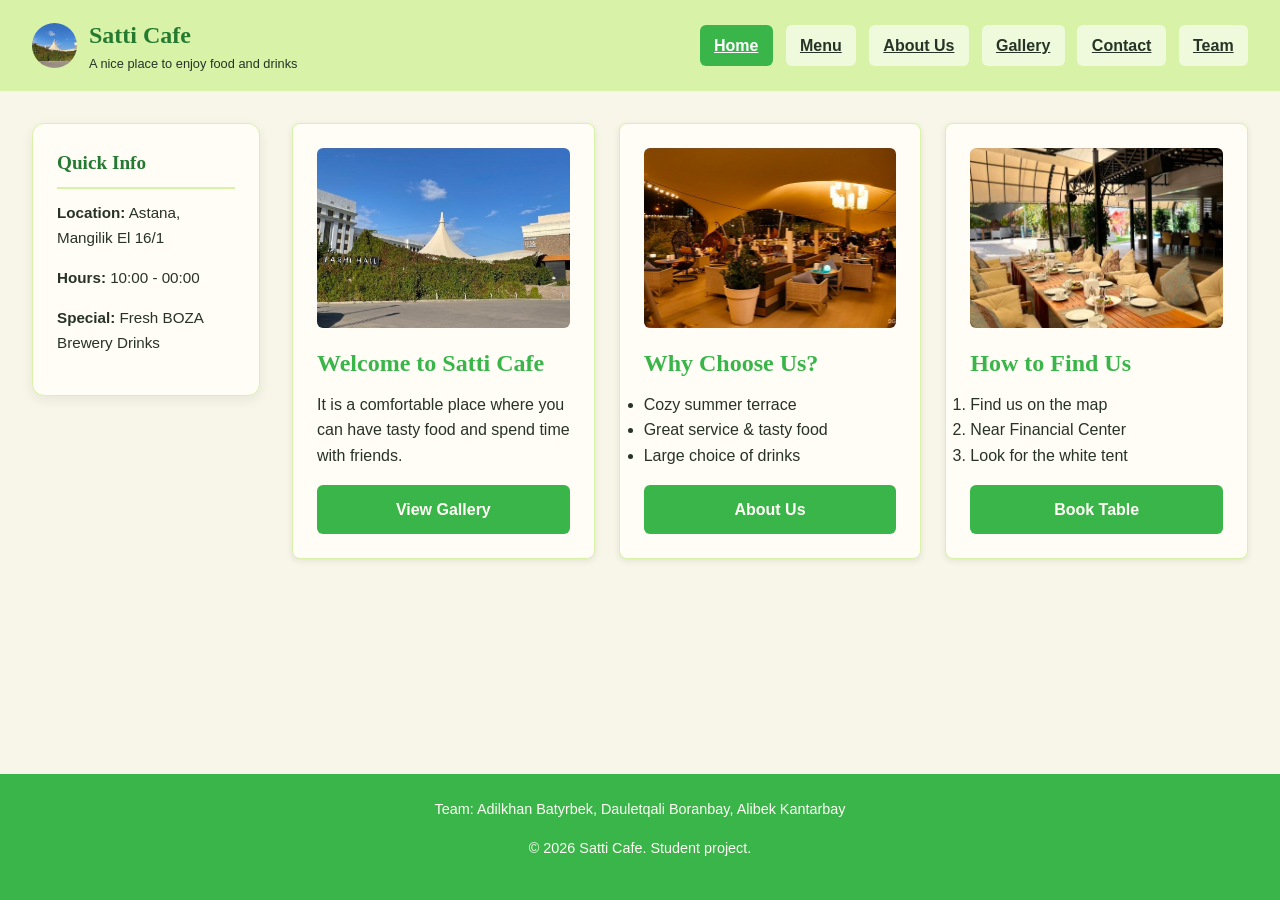
<file: index.html>
<!DOCTYPE html>
<html lang="en">
<head>
  <meta charset="UTF-8">
  <meta name="viewport" content="width=device-width, initial-scale=1.0">
  <title>Satti Cafe - Home</title>
  <link rel="stylesheet" href="css/style.css">
</head>
<body class="page-grid">

  <header id="main-header">
    <div class="logo-container">
      <img src="images/Letnik.jpg" alt="Satti Cafe Logo" class="logo-img">
      <div class="logo-text">
        <h1>Satti Cafe</h1>
        <p>A nice place to enjoy food and drinks</p>
      </div>
    </div>
    
    <nav class="nav-menu">
      <a href="index.html" class="active">Home</a>
      <a href="menu.html">Menu</a>
      <a href="about.html">About Us</a>
      <a href="gallery.html">Gallery</a>
      <a href="contact.html">Contact</a>
      <a href="team.html">Team</a>
    </nav>
  </header>

  <aside class="sidebar">
    <h3>Quick Info</h3>
    <p><strong>Location:</strong> Astana, Mangilik El 16/1</p>
    <p><strong>Hours:</strong> 10:00 - 00:00</p>
    <p><strong>Special:</strong> Fresh BOZA Brewery Drinks</p>
  </aside>

  <main class="container">
    
    <section class="card-row">
      
      <div class="card">
        <img src="images/Letnik.jpg" alt="Summer Terrace">
        <div class="card-content">
          <h2>Welcome to Satti Cafe</h2>
          <p>It is a comfortable place where you can have tasty food and spend time with friends.</p>
        </div>
        <a href="gallery.html" class="btn">View Gallery</a>
      </div>

      <div class="card">
        <img src="images/letnik-vnutri.jpg" alt="Why Choose Us">
        <div class="card-content">
          <h2>Why Choose Us?</h2>
          <ul>
            <li>Cozy summer terrace</li>
            <li>Great service & tasty food</li>
            <li>Large choice of drinks</li>
          </ul>
        </div>
        <a href="about.html" class="btn">About Us</a>
      </div>

      <div class="card">
        <img src="images/Gallery-1.jpg" alt="How to Find Us">
        <div class="card-content">
          <h2>How to Find Us</h2>
          <ol>
            <li>Find us on the map</li>
            <li>Near Financial Center</li>
            <li>Look for the white tent</li>
          </ol>
        </div>
        <a href="contact.html" class="btn">Book Table</a>
      </div>

    </section>

  </main>

  <footer id="main-footer">
    <p>Team: Adilkhan Batyrbek, Dauletqali Boranbay, Alibek Kantarbay</p>
    <p>&copy; 2026 Satti Cafe. Student project.</p>
  </footer>

</body>
</html>
</file>
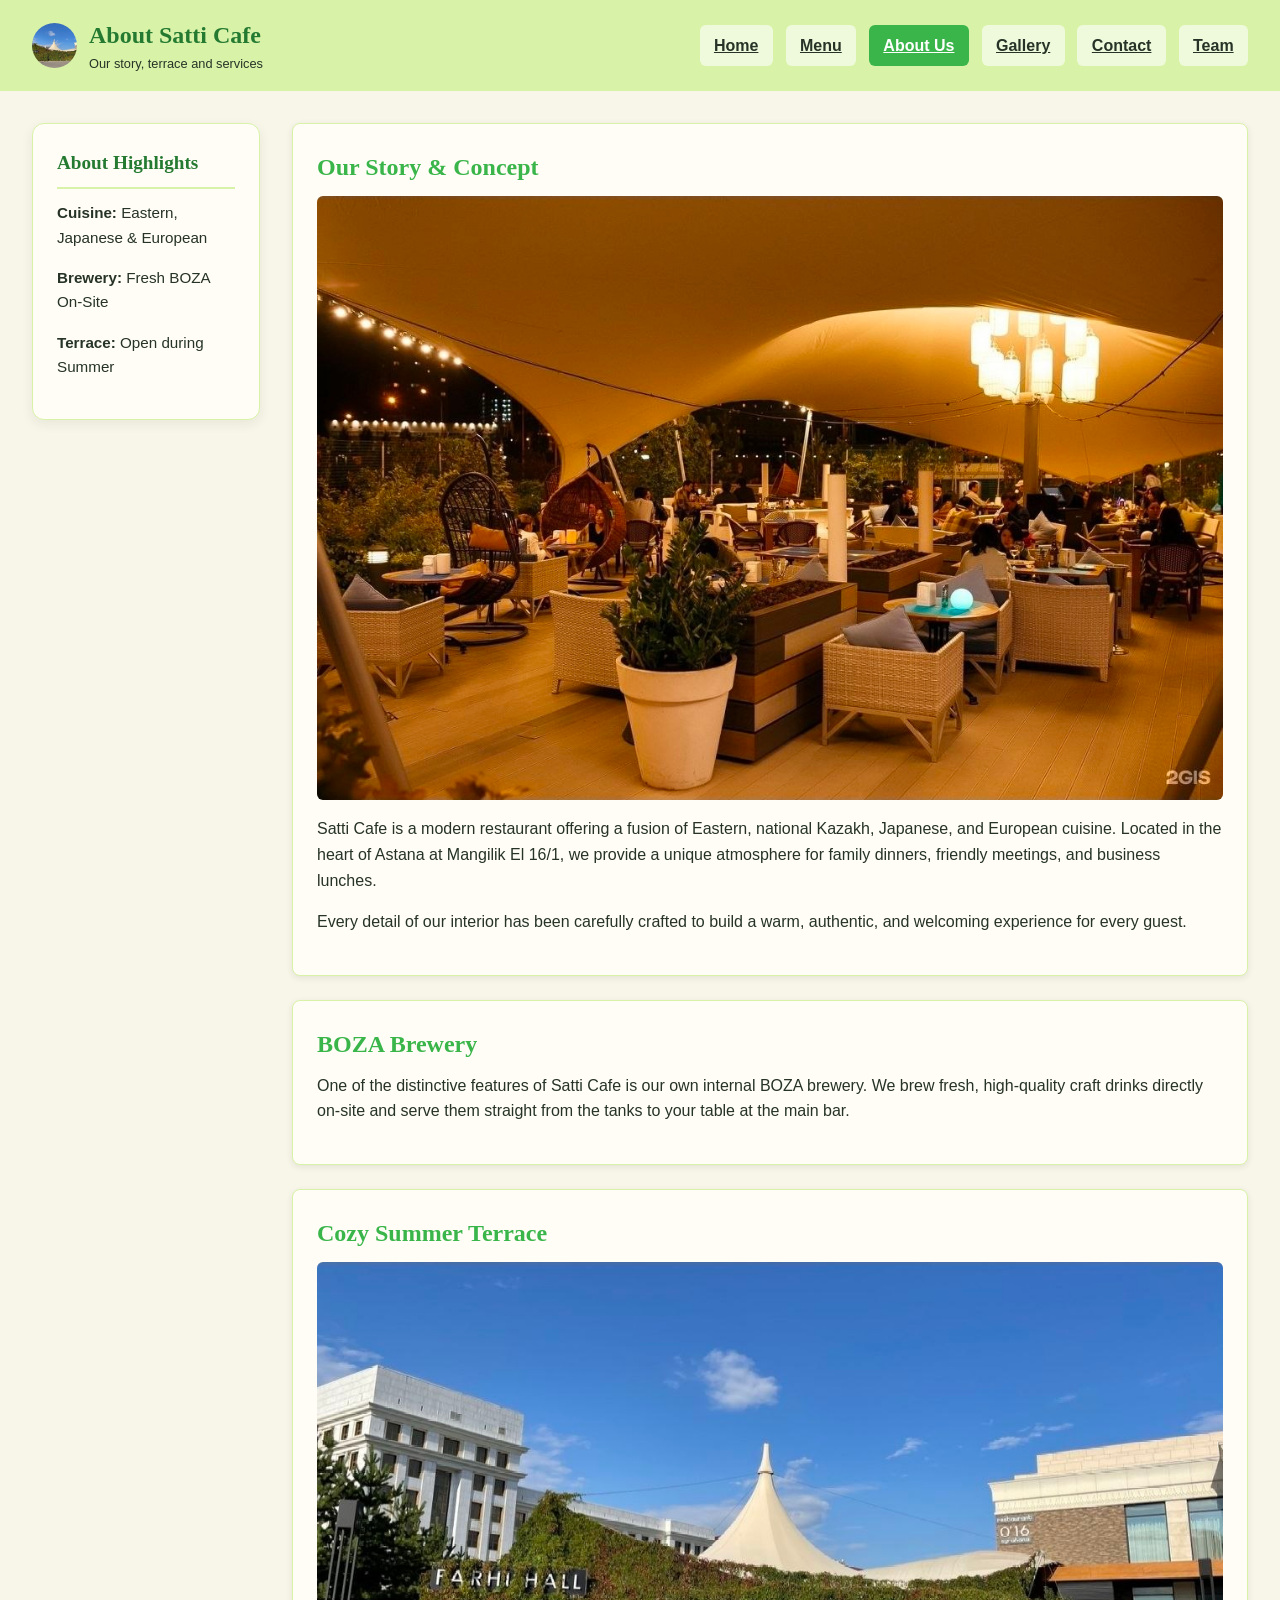
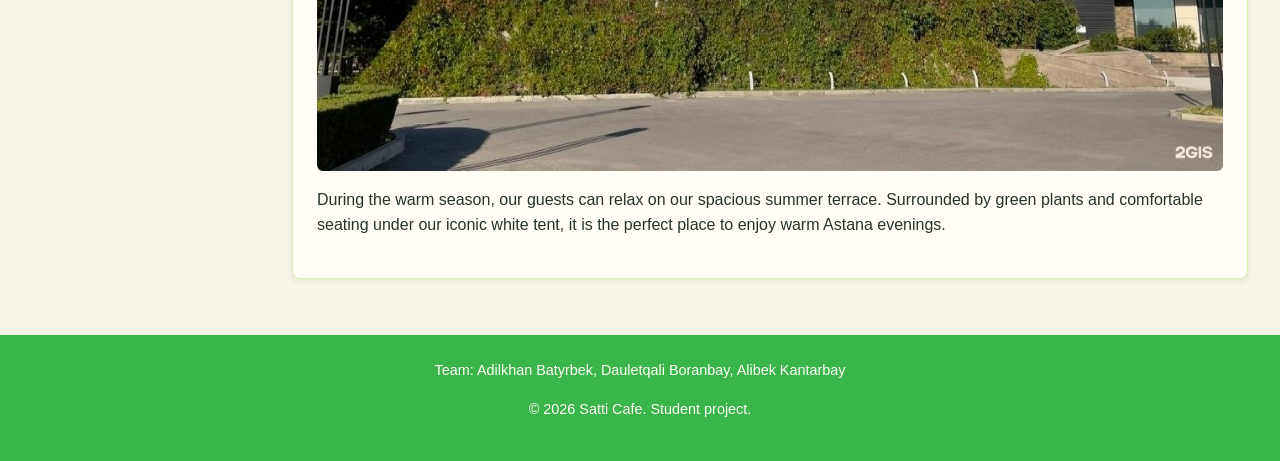
<file: about.html>
<!DOCTYPE html>
<html lang="en">
<head>
  <meta charset="UTF-8">
  <meta name="viewport" content="width=device-width, initial-scale=1.0">
  <title>Satti Cafe - About Us</title>
  <link rel="stylesheet" href="css/style.css">
</head>
<body class="page-grid">

  <header id="main-header">
    <div class="logo-container">
      <img src="images/Letnik.jpg" alt="Satti Cafe Logo" class="logo-img">
      <div class="logo-text">
        <h1>About Satti Cafe</h1>
        <p>Our story, terrace and services</p>
      </div>
    </div>
    
    <nav class="nav-menu">
      <a href="index.html">Home</a>
      <a href="menu.html">Menu</a>
      <a href="about.html" class="active">About Us</a>
      <a href="gallery.html">Gallery</a>
      <a href="contact.html">Contact</a>
      <a href="team.html">Team</a>
    </nav>
  </header>

  <aside class="sidebar">
    <h3>About Highlights</h3>
    <p><strong>Cuisine:</strong> Eastern, Japanese & European</p>
    <p><strong>Brewery:</strong> Fresh BOZA On-Site</p>
    <p><strong>Terrace:</strong> Open during Summer</p>
  </aside>

  <main class="container">

    <section class="card">
      <h2>Our Story & Concept</h2>
      <img src="images/letnik-vnutri.jpg" alt="Satti Cafe Interior">
      <p>
        Satti Cafe is a modern restaurant offering a fusion of Eastern, national Kazakh,
        Japanese, and European cuisine. Located in the heart of Astana at Mangilik El 16/1,
        we provide a unique atmosphere for family dinners, friendly meetings, and business lunches.
      </p>
      <p>
        Every detail of our interior has been carefully crafted to build a warm, authentic,
        and welcoming experience for every guest.
      </p>
    </section>

    <section class="card">
      <h2>BOZA Brewery</h2>
      <p>
        One of the distinctive features of Satti Cafe is our own internal BOZA brewery.
        We brew fresh, high-quality craft drinks directly on-site and serve them straight from
        the tanks to your table at the main bar.
      </p>
    </section>

    <section class="card">
      <h2>Cozy Summer Terrace</h2>
      <img src="images/Letnik.jpg" alt="Summer Terrace">
      <p>
        During the warm season, our guests can relax on our spacious summer terrace.
        Surrounded by green plants and comfortable seating under our iconic white tent,
        it is the perfect place to enjoy warm Astana evenings.
      </p>
    </section>

  </main>

  <footer id="main-footer">
    <p>Team: Adilkhan Batyrbek, Dauletqali Boranbay, Alibek Kantarbay</p>
    <p>&copy; 2026 Satti Cafe. Student project.</p>
  </footer>

</body>
</html>
</file>
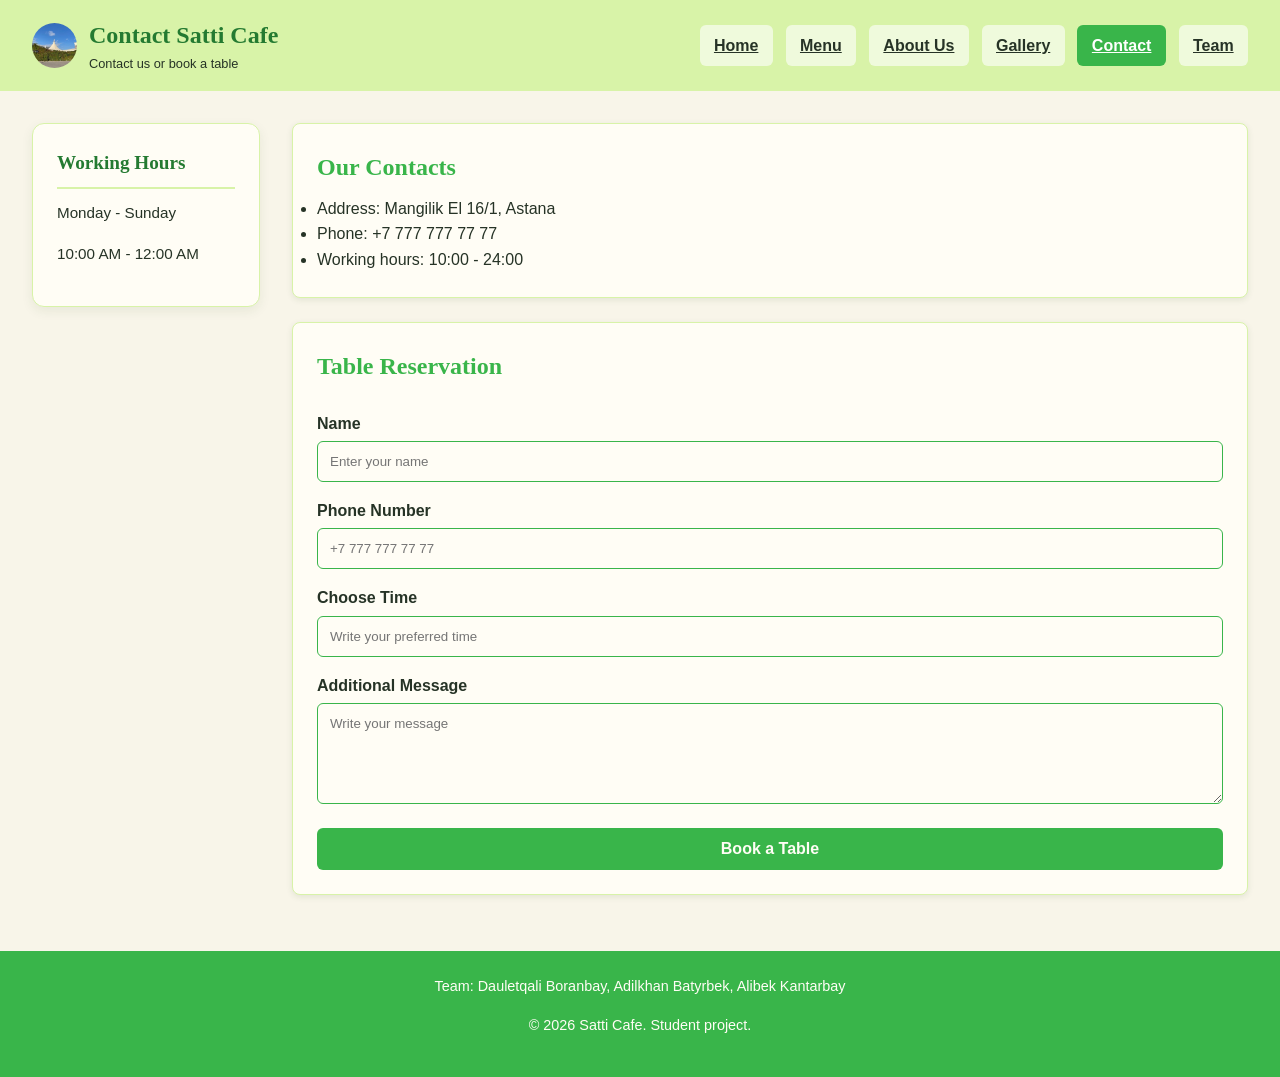
<file: contact.html>
<!DOCTYPE html>
<html lang="en">
<head>
  <meta charset="UTF-8">
  <meta name="viewport" content="width=device-width, initial-scale=1.0">
  <title>Satti Cafe - Contact</title>
  <link rel="stylesheet" href="css/style.css">
</head>
<body class="page-grid">

  <header id="main-header">
    <div class="logo-container">
      <img src="images/Letnik.jpg" alt="Satti Cafe Logo" class="logo-img">
      <div class="logo-text">
        <h1>Contact Satti Cafe</h1>
        <p>Contact us or book a table</p>
      </div>
    </div>
    
    <nav class="nav-menu">
      <a href="index.html">Home</a>
      <a href="menu.html">Menu</a>
      <a href="about.html">About Us</a>
      <a href="gallery.html">Gallery</a>
      <a href="contact.html" class="active">Contact</a>
      <a href="team.html">Team</a>
    </nav>
  </header>

  <aside class="sidebar">
    <h3>Working Hours</h3>
    <p>Monday - Sunday</p>
    <p>10:00 AM - 12:00 AM</p>
  </aside>

  <main class="container">

    <section class="card">
      <h2>Our Contacts</h2>
      <ul>
        <li>Address: Mangilik El 16/1, Astana</li>
        <li>Phone: +7 777 777 77 77</li>
        <li>Working hours: 10:00 - 24:00</li>
      </ul>
    </section>

    <section class="card">
      <h2>Table Reservation</h2>

      <form id="contact-form" action="#" method="post">

        <label for="name">Name</label>
        <input type="text" id="name" name="name" placeholder="Enter your name" required>

        <label for="phone">Phone Number</label>
        <input type="tel" id="phone" name="phone" placeholder="+7 777 777 77 77" required>

        <label for="visit-time">Choose Time</label>
        <input type="text" id="visit-time" name="visit-time" placeholder="Write your preferred time" required>

        <label for="message">Additional Message</label>
        <textarea id="message" name="message" rows="5" placeholder="Write your message"></textarea>

        <button type="submit">Book a Table</button>

      </form>
    </section>

  </main>

  <footer id="main-footer">
    <p>Team: Dauletqali Boranbay, Adilkhan Batyrbek, Alibek Kantarbay</p>
    <p>&copy; 2026 Satti Cafe. Student project.</p>
  </footer>

</body>
</html>
</file>
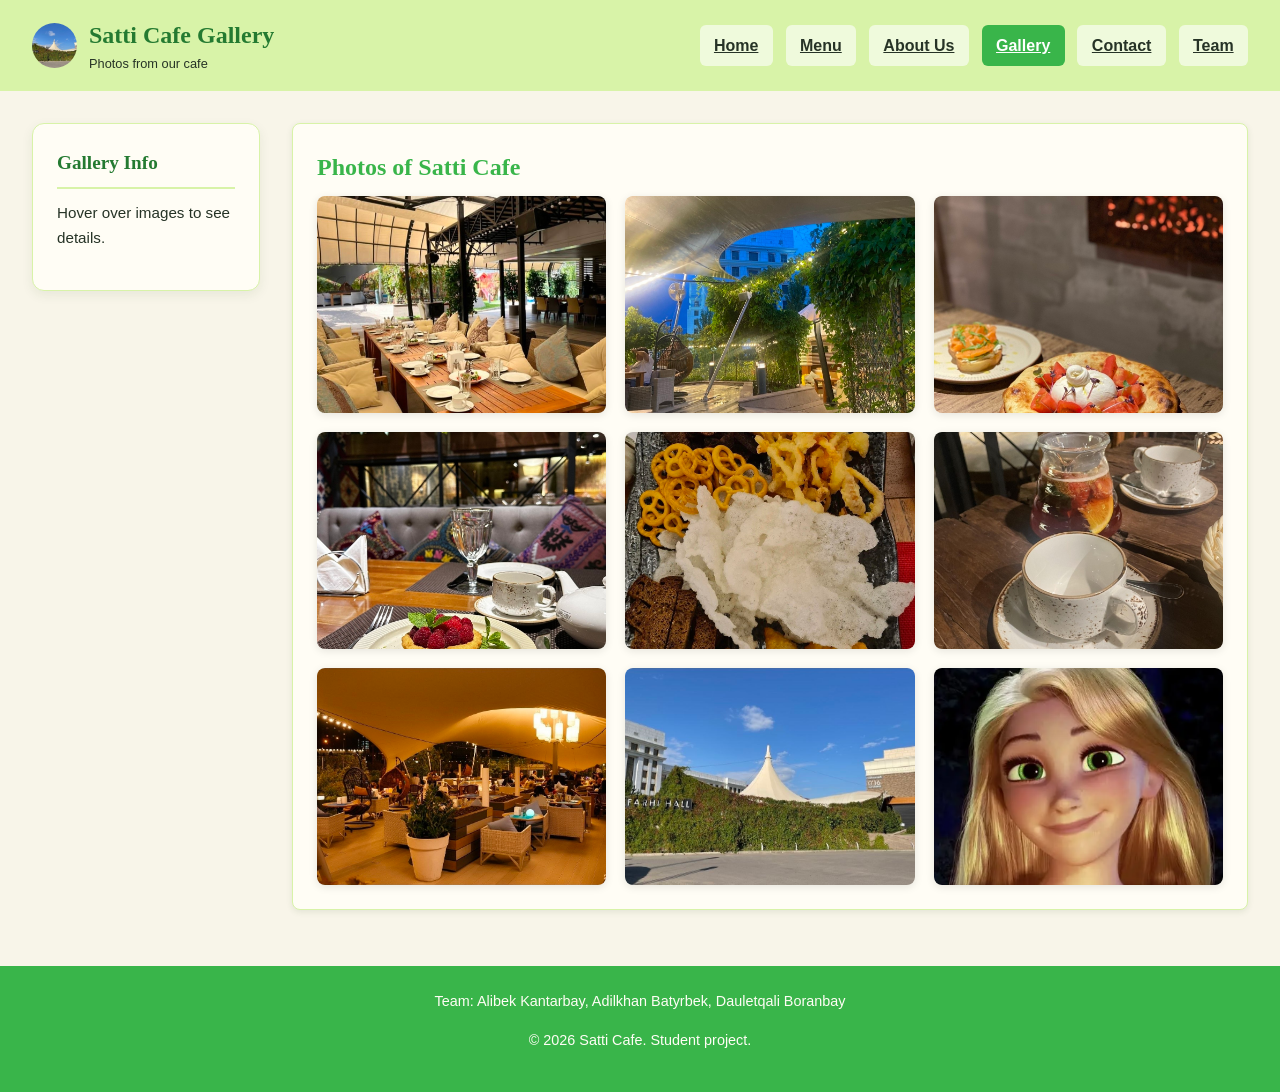
<file: gallery.html>
<!DOCTYPE html>
<html lang="en">
<head>
  <meta charset="UTF-8">
  <meta name="viewport" content="width=device-width, initial-scale=1.0">
  <title>Satti Cafe - Gallery</title>
  <link rel="stylesheet" href="css/style.css">
</head>
<body class="page-grid">

  <header id="main-header">
    <div class="logo-container">
      <img src="images/Letnik.jpg" alt="Satti Cafe Logo" class="logo-img">
      <div class="logo-text">
        <h1>Satti Cafe Gallery</h1>
        <p>Photos from our cafe</p>
      </div>
    </div>
    
    <nav class="nav-menu">
      <a href="index.html">Home</a>
      <a href="menu.html">Menu</a>
      <a href="about.html">About Us</a>
      <a href="gallery.html" class="active">Gallery</a>
      <a href="contact.html">Contact</a>
      <a href="team.html">Team</a>
    </nav>
  </header>

  <aside class="sidebar">
    <h3>Gallery Info</h3>
    <p>Hover over images to see details.</p>
  </aside>

  <main class="container">

    <section class="card">
      <h2>Photos of Satti Cafe</h2>

      <div class="gallery-grid">
        
        <div class="gallery-item">
          <img src="images/Gallery-1.jpg" alt="Terrace">
          <div class="gallery-caption">Summer Terrace</div>
        </div>

        <div class="gallery-item">
          <img src="images/Gallery-2.jpg" alt="Seating">
          <div class="gallery-caption">Satti Seating Area</div>
        </div>

        <div class="gallery-item">
          <img src="images/Gallery-3.jpg" alt="Dishes">
          <div class="gallery-caption">Special Dishes</div>
        </div>

        <div class="gallery-item">
          <img src="images/Gallery-4.jpg" alt="Desserts">
          <div class="gallery-caption">Tasty Desserts</div>
        </div>

        <div class="gallery-item">
          <img src="images/Gallery-5.jpg" alt="Brewery">
          <div class="gallery-caption">Fresh BOZA Beer</div>
        </div>

        <div class="gallery-item">
          <img src="images/Gallery-6.jpg" alt="Drinks">
          <div class="gallery-caption">Refreshing Drinks</div>
        </div>

        <div class="gallery-item">
          <img src="images/letnik-vnutri.jpg" alt="Interior">
          <div class="gallery-caption">Interior View</div>
        </div>

        <div class="gallery-item">
          <img src="images/Letnik.jpg" alt="Exterior">
          <div class="gallery-caption">Main Entrance</div>
        </div>

        <div class="gallery-item">
          <img src="images/Other.png" alt="Team Area">
          <div class="gallery-caption">Beautiful Waiters</div>
        </div>

      </div>
    </section>

  </main>

  <footer id="main-footer">
    <p>Team: Alibek Kantarbay, Adilkhan Batyrbek, Dauletqali Boranbay</p>
    <p>&copy; 2026 Satti Cafe. Student project.</p>
  </footer>

</body>
</html>
</file>
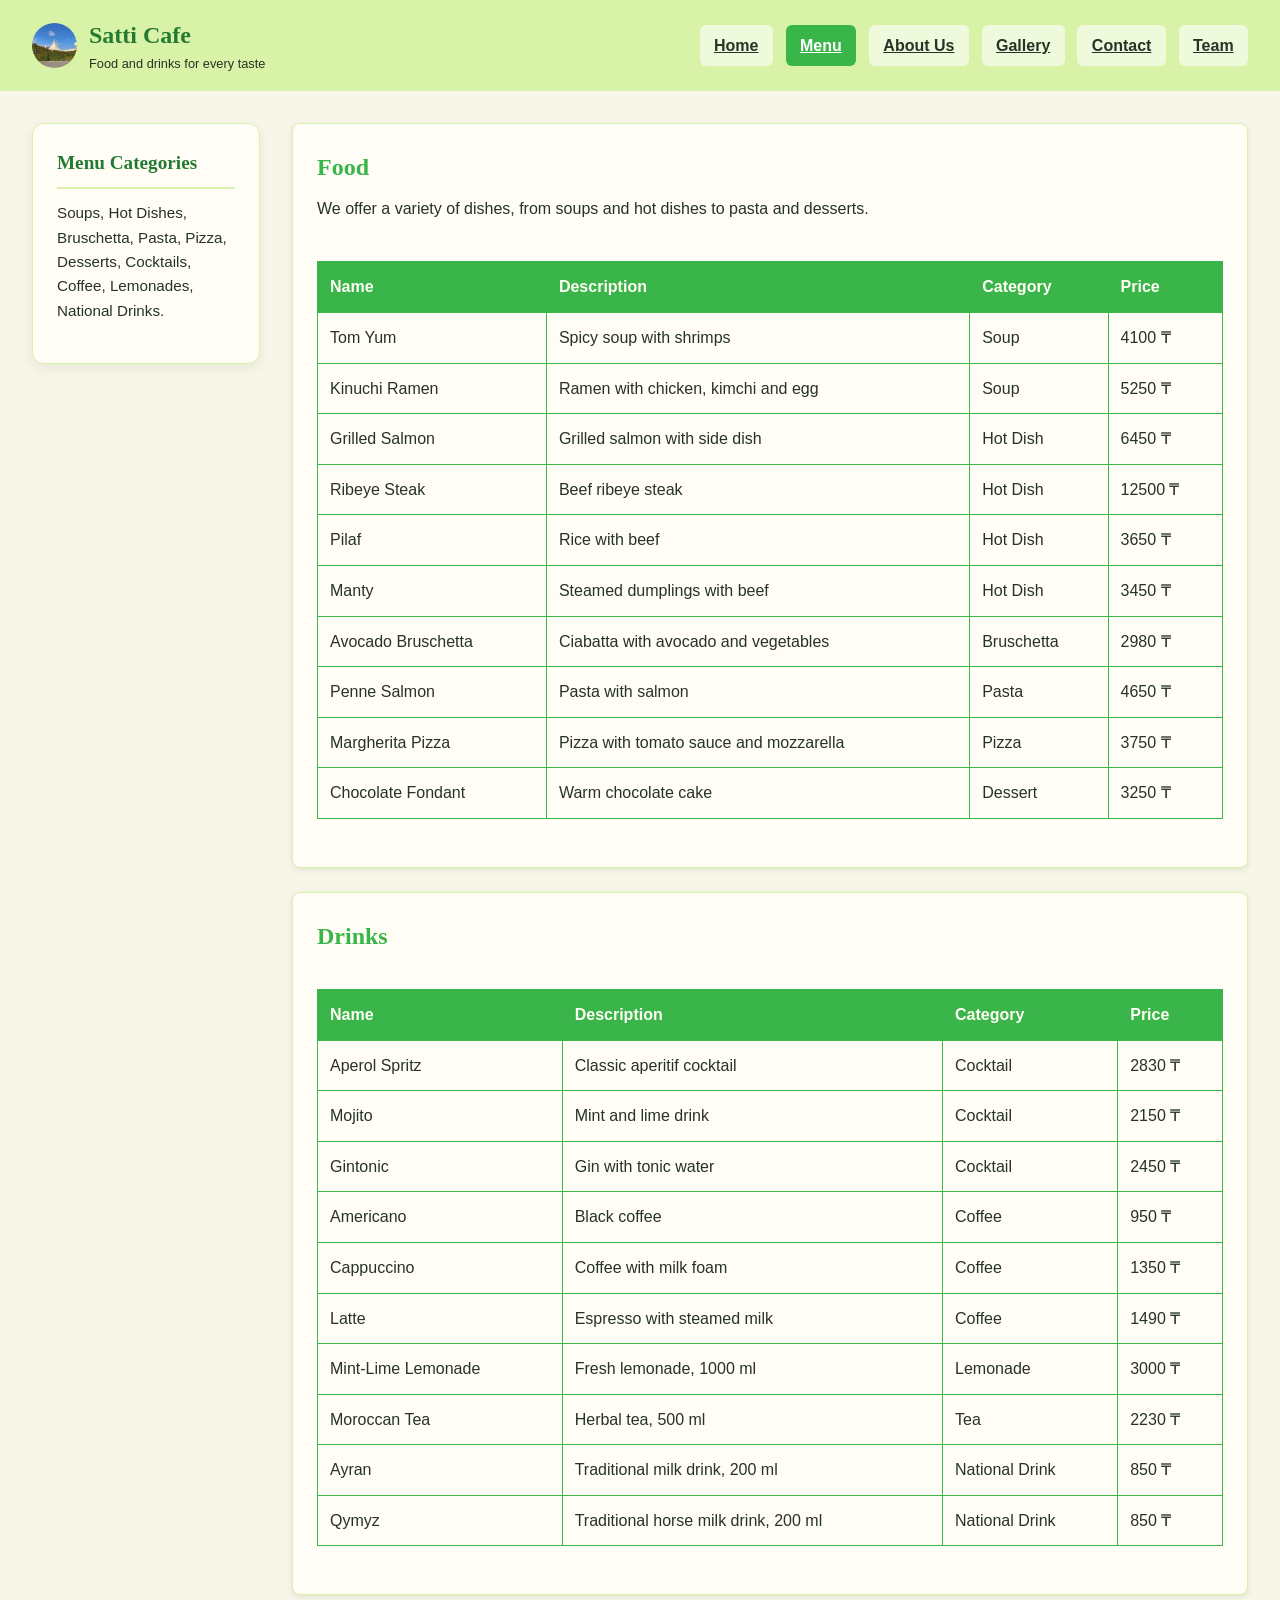
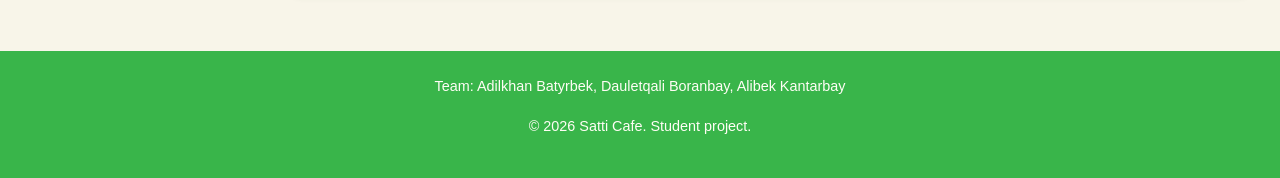
<file: menu.html>
<!DOCTYPE html>
<html lang="en">
<head>
  <meta charset="UTF-8">
  <meta name="viewport" content="width=device-width, initial-scale=1.0">
  <title>Satti Cafe - Menu</title>
  <link rel="stylesheet" href="css/style.css">
</head>
<body class="page-grid">

  <header id="main-header">
    <div class="logo-container">
      <img src="images/Letnik.jpg" alt="Satti Cafe Logo" class="logo-img">
      <div class="logo-text">
        <h1>Satti Cafe</h1>
        <p>Food and drinks for every taste</p>
      </div>
    </div>
    
    <nav class="nav-menu">
      <a href="index.html">Home</a>
      <a href="menu.html" class="active">Menu</a>
      <a href="about.html">About Us</a>
      <a href="gallery.html">Gallery</a>
      <a href="contact.html">Contact</a>
      <a href="team.html">Team</a>
    </nav>
  </header>

  <aside class="sidebar">
    <h3>Menu Categories</h3>
    <p>Soups, Hot Dishes, Bruschetta, Pasta, Pizza, Desserts, Cocktails, Coffee, Lemonades, National Drinks.</p>
  </aside>

  <main class="container">
    <section class="card">
      <h2>Food</h2>
      <p>We offer a variety of dishes, from soups and hot dishes to pasta and desserts.</p>

      <table>
        <tr>
          <th>Name</th>
          <th>Description</th>
          <th>Category</th>
          <th>Price</th>
        </tr>
        <tr>
          <td>Tom Yum</td>
          <td>Spicy soup with shrimps</td>
          <td>Soup</td>
          <td>4100 ₸</td>
        </tr>
        <tr>
          <td>Kinuchi Ramen</td>
          <td>Ramen with chicken, kimchi and egg</td>
          <td>Soup</td>
          <td>5250 ₸</td>
        </tr>
        <tr>
          <td>Grilled Salmon</td>
          <td>Grilled salmon with side dish</td>
          <td>Hot Dish</td>
          <td>6450 ₸</td>
        </tr>
        <tr>
          <td>Ribeye Steak</td>
          <td>Beef ribeye steak</td>
          <td>Hot Dish</td>
          <td>12500 ₸</td>
        </tr>
        <tr>
          <td>Pilaf</td>
          <td>Rice with beef</td>
          <td>Hot Dish</td>
          <td>3650 ₸</td>
        </tr>
        <tr>
          <td>Manty</td>
          <td>Steamed dumplings with beef</td>
          <td>Hot Dish</td>
          <td>3450 ₸</td>
        </tr>
        <tr>
          <td>Avocado Bruschetta</td>
          <td>Ciabatta with avocado and vegetables</td>
          <td>Bruschetta</td>
          <td>2980 ₸</td>
        </tr>
        <tr>
          <td>Penne Salmon</td>
          <td>Pasta with salmon</td>
          <td>Pasta</td>
          <td>4650 ₸</td>
        </tr>
        <tr>
          <td>Margherita Pizza</td>
          <td>Pizza with tomato sauce and mozzarella</td>
          <td>Pizza</td>
          <td>3750 ₸</td>
        </tr>
        <tr>
          <td>Chocolate Fondant</td>
          <td>Warm chocolate cake</td>
          <td>Dessert</td>
          <td>3250 ₸</td>
        </tr>
      </table>
    </section>

    <section class="card">
      <h2>Drinks</h2>
      <table>
        <tr>
          <th>Name</th>
          <th>Description</th>
          <th>Category</th>
          <th>Price</th>
        </tr>
        <tr>
          <td>Aperol Spritz</td>
          <td>Classic aperitif cocktail</td>
          <td>Cocktail</td>
          <td>2830 ₸</td>
        </tr>
        <tr>
          <td>Mojito</td>
          <td>Mint and lime drink</td>
          <td>Cocktail</td>
          <td>2150 ₸</td>
        </tr>
        <tr>
          <td>Gintonic</td>
          <td>Gin with tonic water</td>
          <td>Cocktail</td>
          <td>2450 ₸</td>
        </tr>
        <tr>
          <td>Americano</td>
          <td>Black coffee</td>
          <td>Coffee</td>
          <td>950 ₸</td>
        </tr>
        <tr>
          <td>Cappuccino</td>
          <td>Coffee with milk foam</td>
          <td>Coffee</td>
          <td>1350 ₸</td>
        </tr>
        <tr>
          <td>Latte</td>
          <td>Espresso with steamed milk</td>
          <td>Coffee</td>
          <td>1490 ₸</td>
        </tr>
        <tr>
          <td>Mint-Lime Lemonade</td>
          <td>Fresh lemonade, 1000 ml</td>
          <td>Lemonade</td>
          <td>3000 ₸</td>
        </tr>
        <tr>
          <td>Moroccan Tea</td>
          <td>Herbal tea, 500 ml</td>
          <td>Tea</td>
          <td>2230 ₸</td>
        </tr>
        <tr>
          <td>Ayran</td>
          <td>Traditional milk drink, 200 ml</td>
          <td>National Drink</td>
          <td>850 ₸</td>
        </tr>
        <tr>
          <td>Qymyz</td>
          <td>Traditional horse milk drink, 200 ml</td>
          <td>National Drink</td>
          <td>850 ₸</td>
        </tr>
      </table>
    </section>
  </main>

  <footer id="main-footer">
    <p>Team: Adilkhan Batyrbek, Dauletqali Boranbay, Alibek Kantarbay</p>
    <p>&copy; 2026 Satti Cafe. Student project.</p>
  </footer>

</body>
</html>
</file>
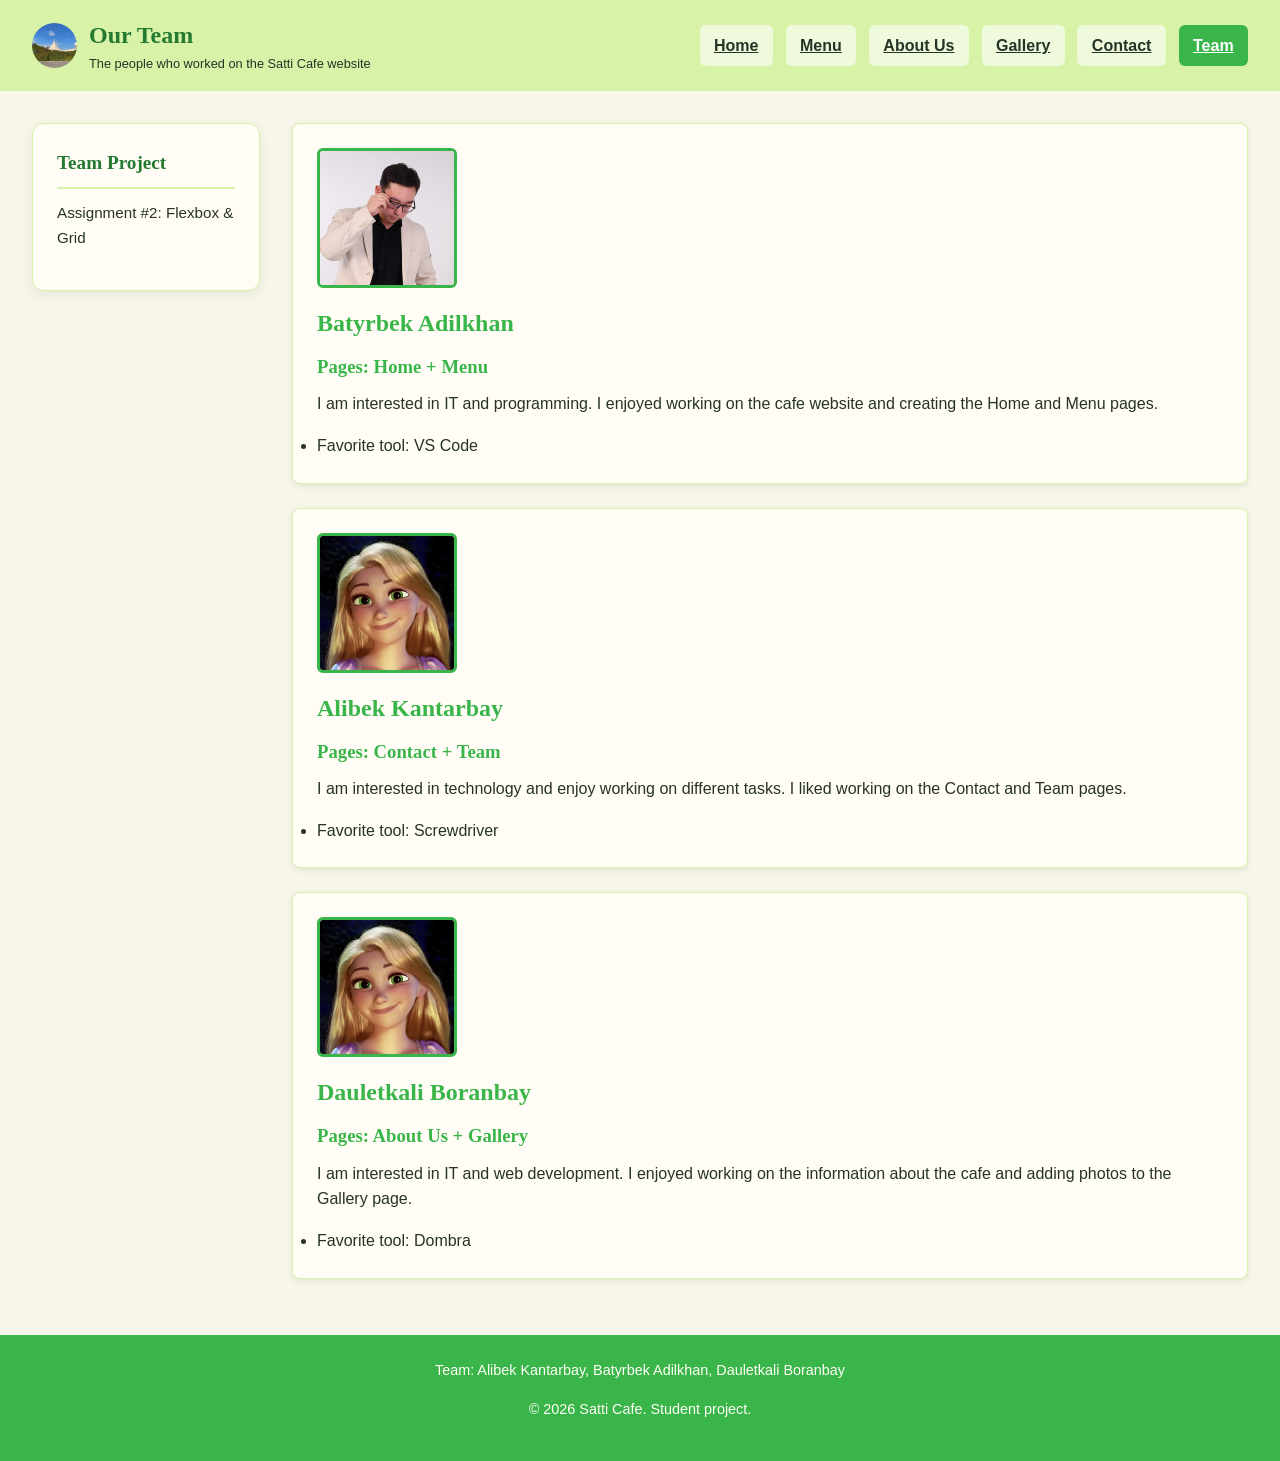
<file: team.html>
<!DOCTYPE html>
<html lang="en">
<head>
  <meta charset="UTF-8">
  <meta name="viewport" content="width=device-width, initial-scale=1.0">
  <title>Satti Cafe - Our Team</title>
  <link rel="stylesheet" href="css/style.css">
</head>
<body class="page-grid">

  <header id="main-header">
    <div class="logo-container">
      <img src="images/Letnik.jpg" alt="Satti Cafe Logo" class="logo-img">
      <div class="logo-text">
        <h1>Our Team</h1>
        <p>The people who worked on the Satti Cafe website</p>
      </div>
    </div>
    
    <nav class="nav-menu">
      <a href="index.html">Home</a>
      <a href="menu.html">Menu</a>
      <a href="about.html">About Us</a>
      <a href="gallery.html">Gallery</a>
      <a href="contact.html">Contact</a>
      <a href="team.html" class="active">Team</a>
    </nav>
  </header>

  <aside class="sidebar">
    <h3>Team Project</h3>
    <p>Assignment #2: Flexbox & Grid</p>
  </aside>

  <main class="container">

    <section class="card">
      <img src="images/Adok.jpeg" alt="Batyrbek Adilkhan" class="profile-img">
      <h2>Batyrbek Adilkhan</h2>
      <h3>Pages: Home + Menu</h3>
      <p>
        I am interested in IT and programming.
        I enjoyed working on the cafe website and creating the
        Home and Menu pages.
      </p>
      <ul>
        <li>Favorite tool: VS Code</li>
      </ul>
    </section>

    <section class="card">
      <img src="images/Other.png" alt="Alibek Kantarbay" class="profile-img">
      <h2>Alibek Kantarbay</h2>
      <h3>Pages: Contact + Team</h3>
      <p>
        I am interested in technology and enjoy working on different tasks.
        I liked working on the Contact and Team pages.
      </p>
      <ul>
        <li>Favorite tool: Screwdriver</li>
      </ul>
    </section>

    <section class="card">
      <img src="images/Other.png" alt="Dauletkali Boranbay" class="profile-img">
      <h2>Dauletkali Boranbay</h2>
      <h3>Pages: About Us + Gallery</h3>
      <p>
        I am interested in IT and web development.
        I enjoyed working on the information about the cafe and
        adding photos to the Gallery page.
      </p>
      <ul>
        <li>Favorite tool: Dombra</li>
      </ul>
    </section>

  </main>

  <footer id="main-footer">
    <p>Team: Alibek Kantarbay, Batyrbek Adilkhan, Dauletkali Boranbay</p>
    <p>&copy; 2026 Satti Cafe. Student project.</p>
  </footer>

</body>
</html>
</file>
<file: css/style.css>
:root {
  --color-bg: #f8f5e9;
  --color-primary: #39b54a;
  --color-accent: #d8f3a8;
  --color-text: #263326;
  --color-card-bg: #fffdf5;
  --font-main: Arial, sans-serif;
  --font-heading: Georgia, serif;
}

* {
  box-sizing: border-box;
  margin: 0;
  padding: 0;
}

body {
  font-family: var(--font-main);
  background-color: var(--color-bg);
  color: var(--color-text);
  line-height: 1.6;
}

h1, h2, h3 {
  font-family: var(--font-heading);
  color: var(--color-primary);
  margin-bottom: 0.6rem;
}

p {
  margin-bottom: 1rem;
}

img {
  max-width: 100%;
  height: auto;
  display: block;
}

.page-grid {
  display: grid;
  grid-template-columns: 260px 1fr;
  grid-template-rows: auto 1fr auto;
  grid-template-areas:
    "header header"
    "sidebar main"
    "footer footer";
  min-height: 100vh;
}

#main-header {
  grid-area: header;
  background-color: var(--color-accent);
  padding: 1rem 2rem;
  display: flex;
  align-items: center;
  justify-content: space-between;
  flex-wrap: wrap;
  gap: 1rem;
}

.logo-container {
  display: flex;
  align-items: center;
  gap: 12px;
}

.logo-img {
  width: 45px;
  height: 45px;
  border-radius: 50%;
  object-fit: cover;
}

.logo-text h1 {
  font-size: 1.5rem;
  margin: 0;
  color: #247a31;
}

.logo-text p {
  font-size: 0.8rem;
  margin: 0;
  color: var(--color-text);
}

.nav-menu {
  display: flex;
  align-items: center;
  gap: 0.8rem;
  flex-wrap: wrap;
}

.nav-menu a {
  color: var(--color-text);
  font-weight: bold;
  padding: 0.5rem 0.9rem;
  border-radius: 6px;
  background-color: rgba(255, 255, 255, 0.6);
  transition: all 0.3s ease;
}

.nav-menu a:hover,
.nav-menu a.active {
  background-color: var(--color-primary);
  color: #ffffff;
}

.sidebar {
  grid-area: sidebar;
  background-color: var(--color-card-bg);
  padding: 1.5rem;
  margin: 2rem 0 2rem 2rem; /* Отступ сверху совпадает с отступом основного контейнера */
  border-radius: 12px;
  border: 1px solid var(--color-accent);
  box-shadow: 0 4px 12px rgba(40, 80, 30, 0.08);
  align-self: start; /* Выравнивает блок строго по ВЕРХНЕМУ краю сетки */
}

.sidebar h3 {
  font-family: var(--font-heading);
  color: #247a31;
  font-size: 1.2rem;
  margin-bottom: 0.8rem;
  padding-bottom: 0.5rem;
  border-bottom: 2px solid var(--color-accent);
}

.sidebar p, 
.sidebar ul {
  font-size: 0.95rem;
  color: var(--color-text);
  line-height: 1.6;
}

.sidebar ul {
  list-style-type: none;
  padding: 0;
}

.sidebar ul li {
  padding: 0.4rem 0;
  border-bottom: 1px dashed rgba(57, 181, 74, 0.2);
}

.sidebar ul li:last-child {
  border-bottom: none;
}

.container {
  grid-area: main;
  padding: 2rem;
  width: 100%;
  max-width: 1200px;
}

#main-footer {
  grid-area: footer;
  background-color: var(--color-primary);
  color: #fffdf5;
  text-align: center;
  padding: 1.5rem 1rem;
  font-size: 0.9rem;
}

.card-row {
  display: flex;
  flex-direction: row;
  gap: 1.5rem;
  margin-bottom: 2rem;
  align-items: stretch;
}

.card {
  flex: 1;
  display: flex;
  flex-direction: column;
  background-color: var(--color-card-bg);
  border: 1px solid var(--color-accent);
  border-radius: 8px;
  padding: 1.5rem;
  margin-bottom: 1.5rem;
  box-shadow: 0 2px 6px rgba(40, 80, 30, 0.1);
  transition: transform 0.3s ease, box-shadow 0.3s ease;
}

.card-row .card {
  margin-bottom: 0;
}

.card:hover {
  transform: translateY(-6px);
  box-shadow: 0 10px 20px rgba(40, 80, 30, 0.2);
}

.card img {
  border-radius: 6px;
  margin-bottom: 1rem;
  object-fit: cover;
  width: 100%;
}

.card-row .card img {
  height: 180px;
}

.card-content {
  flex-grow: 1;
}

.btn, 
#contact-form button {
  display: inline-block;
  width: 100%;
  margin-top: auto;
  padding: 0.75rem 1.2rem;
  background-color: var(--color-primary);
  color: #fffdf5;
  text-align: center;
  border: none;
  border-radius: 6px;
  cursor: pointer;
  font-weight: bold;
  font-size: 1rem;
  transition: background-color 0.3s ease, transform 0.2s ease;
  text-decoration: none;
}

.btn:hover, 
#contact-form button:hover {
  background-color: #228b32;
  color: #ffffff;
}

.gallery-grid {
  display: grid;
  grid-template-columns: repeat(3, 1fr);
  gap: 1.2rem;
}

.gallery-item {
  position: relative;
  overflow: hidden;
  border-radius: 8px;
  box-shadow: 0 2px 8px rgba(0,0,0,0.1);
  background-color: var(--color-card-bg);
  aspect-ratio: 4 / 3;
}

.gallery-item img {
  width: 100%;
  height: 100%;
  object-fit: cover;
  object-position: center;
  transition: transform 0.4s ease;
}

.gallery-caption {
  position: absolute;
  top: 0;
  left: 0;
  width: 100%;
  height: 100%;
  background: rgba(36, 122, 49, 0.85);
  color: #ffffff;
  display: flex;
  align-items: center;
  justify-content: center;
  text-align: center;
  padding: 1rem;
  opacity: 0;
  transition: opacity 0.3s ease;
  font-weight: bold;
  font-size: 1.1rem;
}

.gallery-item:hover img {
  transform: scale(1.1);
}

.gallery-item:hover .gallery-caption {
  opacity: 1;
}

table {
  width: 100%;
  border-collapse: collapse;
  margin: 1.5rem 0;
}

th, td {
  border: 1px solid var(--color-primary);
  padding: 0.75rem;
  text-align: left;
}

th {
  background-color: var(--color-primary);
  color: #fffdf5;
}

.profile-img {
  width: 140px !important;
  height: 140px !important;
  border-radius: 50%;
  object-fit: cover;
  border: 3px solid var(--color-primary);
  margin-bottom: 1rem;
}

#contact-form {
  max-width: 100%;
  display: flex;
  flex-direction: column;
}

#contact-form label {
  display: block;
  margin-top: 1rem;
  font-weight: bold;
}

#contact-form input,
#contact-form textarea {
  width: 100%;
  padding: 0.75rem;
  margin-top: 0.3rem;
  border: 1px solid var(--color-primary);
  border-radius: 6px;
  font-family: var(--font-main);
  background-color: #fffdf5;
}

#contact-form input:focus,
#contact-form textarea:focus {
  outline: none;
  border-color: #228b32;
  background-color: #f5ffe9;
}

#contact-form button {
  margin-top: 1.5rem;
}

@media (max-width: 850px) {
  .page-grid {
    grid-template-columns: 1fr;
    grid-template-areas:
      "header"
      "main"
      "sidebar"
      "footer";
  }
}

@media (max-width: 768px) {
  .card-row {
    flex-direction: column;
  }
  .gallery-grid {
    grid-template-columns: repeat(2, 1fr);
  }
}

@media (max-width: 480px) {
  .gallery-grid {
    grid-template-columns: 1fr;
  }
}
</file>
